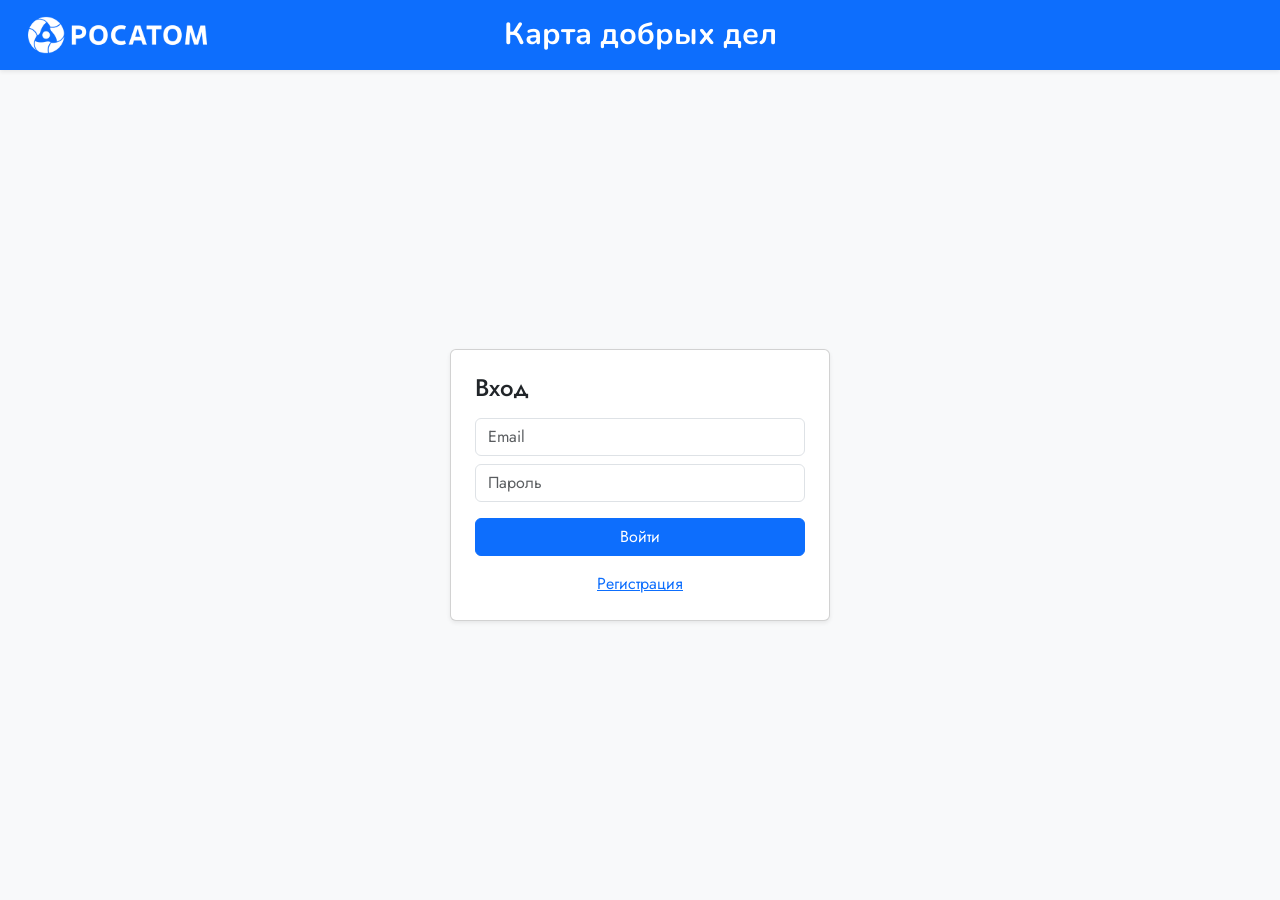
<file: frontend/add_organization.html>
<!doctype html>
<html lang="ru">
<head>
  <meta charset="utf-8" />
  <meta name="viewport" content="width=device-width, initial-scale=1" />
  <title>Добавить НКО — Карта добрых дел</title>
  <link href="https://cdn.jsdelivr.net/npm/bootstrap@5.3.2/dist/css/bootstrap.min.css" rel="stylesheet">

  <link rel="preconnect" href="https://fonts.googleapis.com">
  <link rel="preconnect" href="https://fonts.gstatic.com" crossorigin>
  <link href="https://fonts.googleapis.com/css2?family=Jost:ital,wght@0,100..900;1,100..900&family=Nunito:ital,wght@0,200..1000;1,200..1000&family=Roboto+Slab:wght@100..900&display=swap" rel="stylesheet">

  <link rel="stylesheet" href="style.css" />
</head>
<body class="bg-light">
  <nav class="navbar navbar-dark bg-primary shadow-sm">
    <div class="container">
      <a class="navbar-brand d-flex align-items-center gap-2" href="index.html">
        <img src="assets/logo_rosatom_hor_white.png" alt="logo" class="logo-img">
        <span class="mapKind">← Назад к карте</span>
      </a>
    </div>
  </nav>

  <div class="container my-4">
    <div class="row justify-content-center">
      <div class="col-lg-8">
        <div class="card shadow-sm">
          <div class="card-header">
            <h4 class="mb-0">Добавить новую организацию</h4>
          </div>
          <div class="card-body">
            <form id="add-org-form">
              <div class="row g-3">
                <div class="col-md-6">
                  <label class="form-label">Название организации *</label>
                  <input id="org-name" class="form-control" required />
                </div>
                <div class="col-md-6">
                  <label class="form-label">Категория *</label>
                  <select id="org-category" class="form-select" required>
                    <option value="">Выберите категорию</option>
                    <option value="Социальная помощь">Социальная помощь</option>
                    <option value="Экология">Экология</option>
                    <option value="Культура">Культура</option>
                    <option value="Медицина">Медицина</option>
                    <option value="Образование">Образование</option>
                    <option value="Спорт">Спорт</option>
                    <option value="Животные">Помощь животным</option>
                    <option value="Другое">Другое</option>
                  </select>
                </div>
                
                <div class="col-12">
                  <label class="form-label">Краткое описание деятельности *</label>
                  <textarea id="org-description" class="form-control" rows="3" 
                            placeholder="2-3 предложения о деятельности организации и возможностях для волонтеров" 
                            required></textarea>
                </div>
                
                <div class="col-md-6">
                  <label class="form-label">Город *</label>
                  <select id="org-city" class="form-select" required>
                    <option value="">Выберите город</option>
                  </select>
                </div>
                
                <div class="col-md-6">
                  <label class="form-label">Контактный телефон</label>
                  <input id="org-phone" class="form-control" type="tel" />
                </div>
                
                <div class="col-12">
                  <label class="form-label">Адрес</label>
                  <input id="org-address" class="form-control" placeholder="Улица, дом" />
                </div>
                
                <div class="col-md-6">
                  <label class="form-label">Сайт</label>
                  <input id="org-website" class="form-control" type="url" placeholder="https://..." />
                </div>
                
                <div class="col-md-6">
                  <label class="form-label">Социальные сети</label>
                  <input id="org-social" class="form-control" placeholder="Ссылки на соцсети" />
                </div>
                
                <div class="col-md-6">
                  <label class="form-label">Широта (координаты)</label>
                  <input id="org-lat" class="form-control" type="number" step="any" />
                </div>
                
                <div class="col-md-6">
                  <label class="form-label">Долгота (координаты)</label>
                  <input id="org-lon" class="form-control" type="number" step="any" />
                </div>
              </div>
              
              <div class="mt-4">
                <div class="form-text">
                  * — обязательные для заполнения поля. После отправки заявка будет проверена модератором.
                </div>
              </div>
            </form>
          </div>
          <div class="card-footer">
            <button id="submit-btn" class="btn btn-primary">Отправить на модерацию</button>
            <a href="index.html" class="btn btn-outline-secondary ms-2">Отмена</a>
          </div>
        </div>
        
        <!-- Блок для отображения существующей организации -->
        <div id="existing-org-alert" class="alert alert-info mt-4" style="display: none;">
          <h5>У вас уже есть организация</h5>
          <p id="existing-org-info"></p>
          <a href="index.html" class="btn btn-outline-primary">Вернуться к карте</a>
        </div>
      </div>
    </div>
  </div>

  <script>
    // Список городов
    const cities = [
      "Ангарск","Байкальск","Балаково","Билибино","Волгодонск","Глазов","Десногорск","Димитровград",
      "Железногорск","ЗАТО Заречный","Заречный","Зеленогорск","Краснокаменск","Курчатов","Лесной","Неман",
      "Нововоронеж","Новоуральск","Обнинск","Озерск","Певек","Полярные Зори","Саров","Северск","Снежинск",
      "Советск","Сосновый Бор","Трехгорный","Удомля","Усолье-Сибирское","Электросталь","Энергодар"
    ];

    // Заполняем список городов
    const citySelect = document.getElementById('org-city');
    cities.forEach(city => {
      const option = document.createElement('option');
      option.value = city;
      option.textContent = city;
      citySelect.appendChild(option);
    });

    // Проверяем авторизацию и существующую организацию
    async function checkAuthAndExistingOrg() {
      const token = localStorage.getItem('jwt_token');
      
      if (!token) {
        // Не авторизован - перенаправляем на регистрацию
        alert('Для добавления организации необходимо войти в систему');
        window.location.href = 'login.html?redirect=add_organization.html';
        return;
      }

      try {
        // Проверяем, есть ли у пользователя уже организация
        const res = await fetch('/api/organizations/my', {
          headers: {
            'Authorization': `Bearer ${token}`
          }
        });

        if (res.ok) {
          const myOrgs = await res.json();
          if (myOrgs.length > 0) {
            // У пользователя уже есть организация
            const existingOrg = myOrgs[0];
            document.getElementById('add-org-form').style.display = 'none';
            document.getElementById('existing-org-alert').style.display = 'block';
            document.getElementById('existing-org-info').textContent = 
              `Название: ${existingOrg.name}, Город: ${existingOrg.city}, Статус: ${existingOrg.approved ? 'Одобрена' : 'На модерации'}`;
            return;
          }
        }
      } catch (error) {
        console.error('Ошибка при проверке организаций:', error);
      }
    }

    // Обработчик отправки формы
    document.getElementById('submit-btn').onclick = async () => {
      const form = document.getElementById('add-org-form');
      if (!form.checkValidity()) {
        form.reportValidity();
        return;
      }

      const token = localStorage.getItem('jwt_token');
      if (!token) {
        alert('Сессия истекла. Пожалуйста, войдите снова.');
        window.location.href = 'login.html';
        return;
      }

      const orgData = {
        name: document.getElementById('org-name').value.trim(),
        category: document.getElementById('org-category').value,
        description: document.getElementById('org-description').value.trim(),
        city: document.getElementById('org-city').value,
        phone: document.getElementById('org-phone').value.trim(),
        address: document.getElementById('org-address').value.trim(),
        website: document.getElementById('org-website').value.trim(),
        social_links: document.getElementById('org-social').value.trim(),
        lat: document.getElementById('org-lat').value ? parseFloat(document.getElementById('org-lat').value) : null,
        lon: document.getElementById('org-lon').value ? parseFloat(document.getElementById('org-lon').value) : null
      };

      try {
        const res = await fetch('/api/organizations/', {
          method: 'POST',
          headers: {
            'Content-Type': 'application/json',
            'Authorization': `Bearer ${token}`
          },
          body: JSON.stringify(orgData)
        });

        const data = await res.json();

        if (res.ok) {
          alert('Организация успешно отправлена на модерацию! Администратор проверит вашу заявку.');
          window.location.href = 'index.html';
        } else {
          alert('Ошибка: ' + (data.error || 'Не удалось отправить заявку'));
        }
      } catch (error) {
        console.error('Ошибка:', error);
        alert('Не удалось отправить заявку. Проверьте подключение к интернету.');
      }
    };

    // Проверяем при загрузке страницы
    checkAuthAndExistingOrg();
  </script>
</body>
</html>
</file>
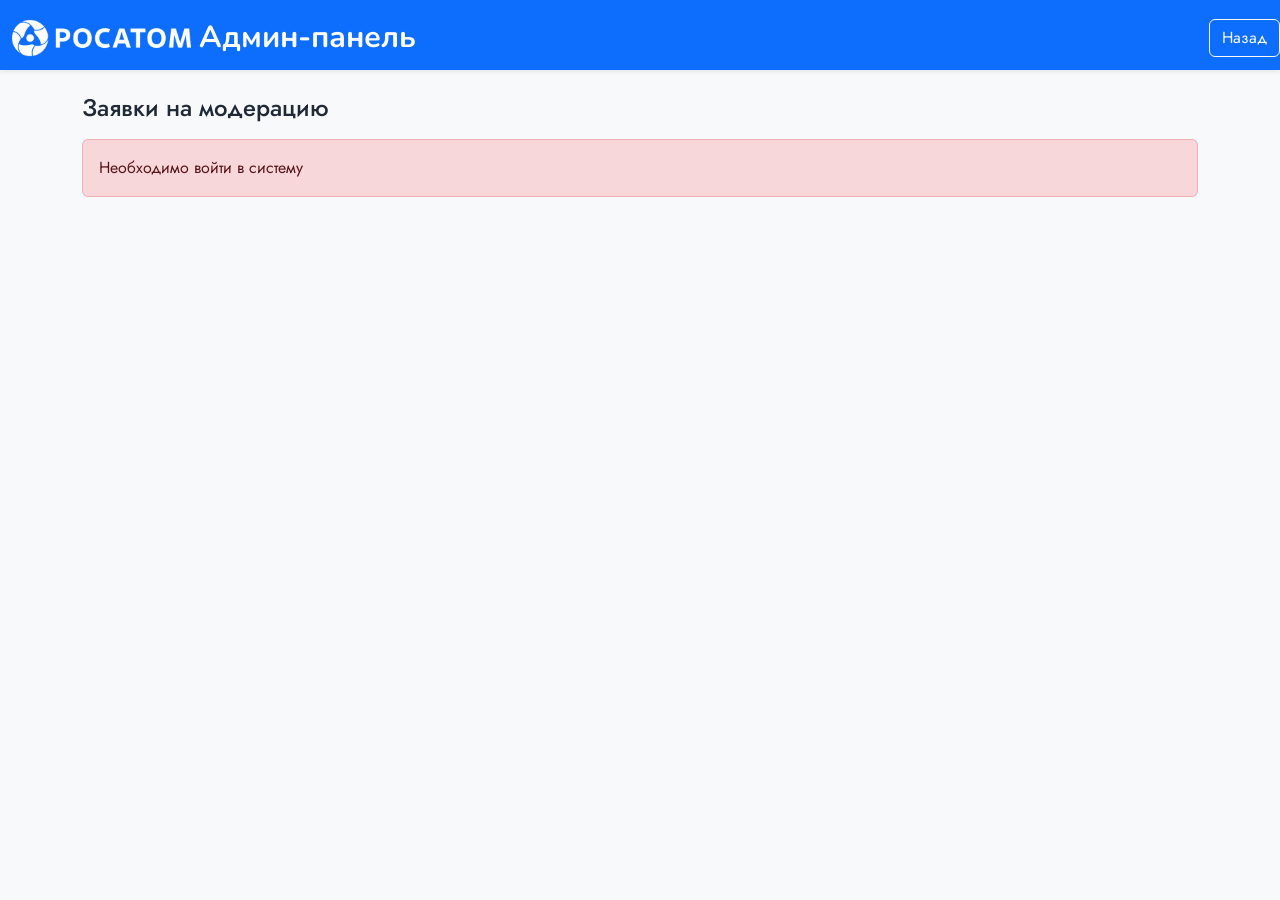
<file: frontend/admin.html>
<!doctype html>
<html lang="ru">
<head>
  <meta charset="utf-8" />
  <meta name="viewport" content="width=device-width, initial-scale=1" />
  <title>Админка</title>
  <link href="https://cdn.jsdelivr.net/npm/bootstrap@5.3.2/dist/css/bootstrap.min.css" rel="stylesheet">

  <link rel="preconnect" href="https://fonts.googleapis.com">
  <link rel="preconnect" href="https://fonts.gstatic.com" crossorigin>
  <link href="https://fonts.googleapis.com/css2?family=Jost:ital,wght@0,100..900;1,100..900&family=Nunito:ital,wght@0,200..1000;1,200..1000&family=Roboto+Slab:wght@100..900&display=swap" rel="stylesheet">

  <link rel="stylesheet" href="style.css" />
</head>
<body class="bg-light">
  <nav class="navbar navbar-dark bg-primary shadow-sm">
    <div class="container">
      <a class="navbar-brand d-flex align-items-center gap-2" href="#">
        <img src="assets/logo_rosatom_hor_white.png" alt="logo" class="logo-img">
        <span class="mapKind">Админ-панель</span>
      </a>
      <a class="btn btn-outline-light" href="index.html">Назад</a>
    </div>
  </nav>

  <div class="container my-4">
    <h4>Заявки на модерацию</h4>
    <div id="pending-list" class="mt-3"></div>
  </div>

<script>
// Функция для получения токена
function getToken() {
    return localStorage.getItem('jwt_token');
}

// Функция для авторизованных запросов
async function authFetch(url, options = {}) {
    const token = getToken();
    if (token) {
        options.headers = {
            ...options.headers,
            'Authorization': `Bearer ${token}`
        };
    }
    return await fetch(url, options);
}

async function loadPending(){
  try {
    const res = await authFetch('/api/admin/pending');
    if (res.status === 401) {
      document.getElementById('pending-list').innerHTML = '<div class="alert alert-danger">Необходима авторизация администратора</div>';
      return;
    }
    if (res.status === 403) {
      document.getElementById('pending-list').innerHTML = '<div class="alert alert-danger">Доступ запрещен. Только для администраторов</div>';
      return;
    }
    
    const list = await res.json();
    const box = document.getElementById('pending-list');
    if(!list.length){ 
      box.innerHTML = '<div class="alert alert-info">Нет новых заявок</div>'; 
      return; 
    }
    box.innerHTML = '';
    list.forEach(o => {
      const el = document.createElement('div');
      el.className = 'card mb-3 p-3';
      el.innerHTML = `
        <h5>${o.name}</h5>
        <div class="text-muted">${o.city} • ${o.category}</div>
        <div class="mt-2"><strong>Описание:</strong> ${o.description}</div>
        ${o.phone ? `<div><strong>Телефон:</strong> ${o.phone}</div>` : ''}
        ${o.address ? `<div><strong>Адрес:</strong> ${o.address}</div>` : ''}
        <div class="small mt-2 text-muted">Добавлено пользователем: ${o.user_email} (${o.user_name || 'без имени'})</div>
        <div class="mt-3">
          <button class="btn btn-success btn-sm me-2" onclick="approve(${o.id})">Одобрить</button>
          <button class="btn btn-danger btn-sm" onclick="reject(${o.id})">Отклонить</button>
        </div>`;
      box.appendChild(el);
    });
  } catch(e){ 
    console.error('Ошибка:', e);
    document.getElementById('pending-list').innerHTML = '<div class="alert alert-warning">Не удалось загрузить данные</div>'; 
  }
}

async function approve(id){
  try {
    await authFetch(`/api/admin/approve/${id}`, {method:'POST'});
    loadPending();
  } catch(e) {
    alert('Ошибка при одобрении');
  }
}

async function reject(id){
  try {
    await authFetch(`/api/admin/reject/${id}`, {method:'POST'});
    loadPending();
  } catch(e) {
    alert('Ошибка при отклонении');
  }
}

// Проверяем авторизацию при загрузке
const token = getToken();
if (!token) {
  document.getElementById('pending-list').innerHTML = '<div class="alert alert-danger">Необходимо войти в систему</div>';
} else {
  loadPending();
}
</script>
</body>
</html>
</file>
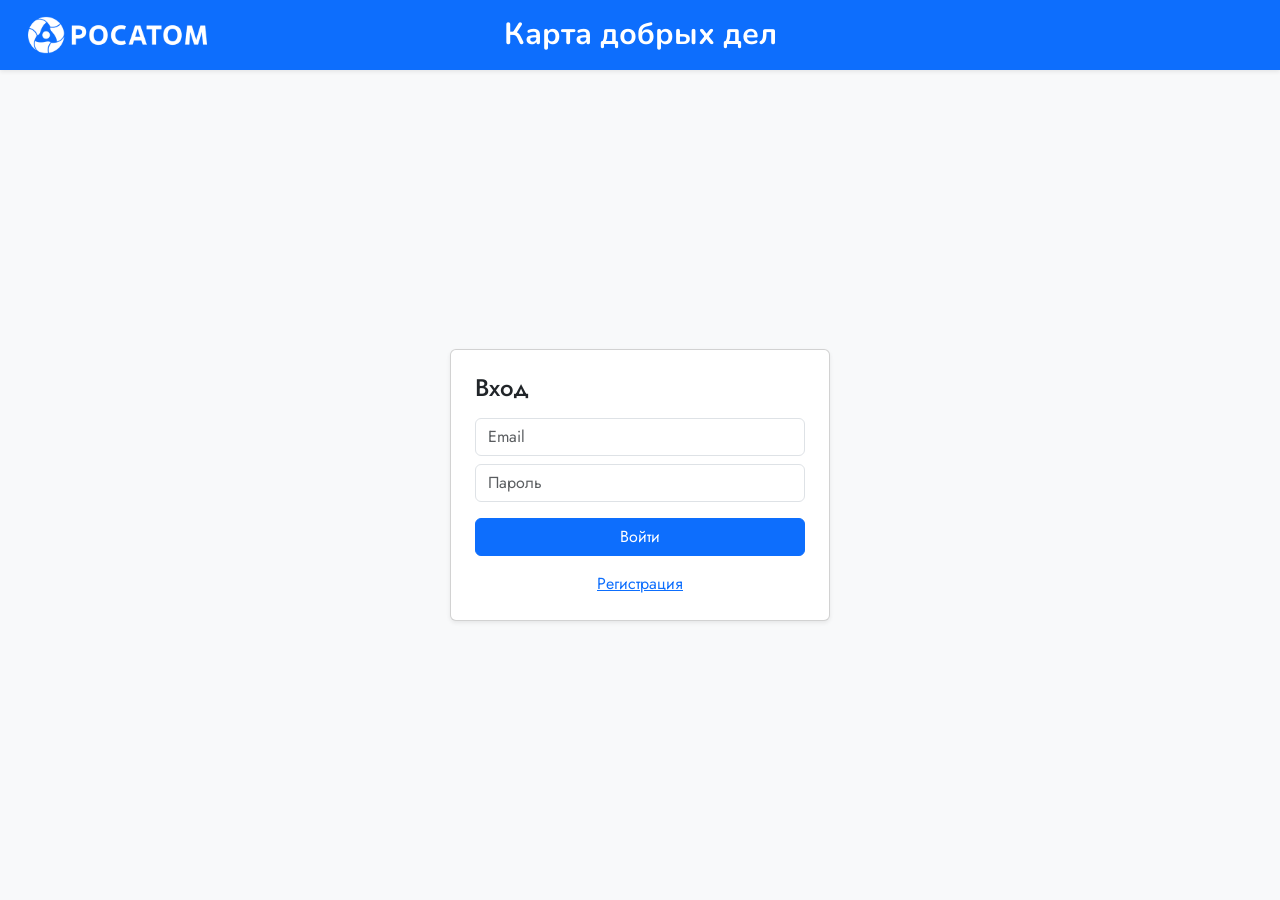
<file: frontend/login.html>
<!doctype html>
<html lang="ru">
<head>
  <meta charset="utf-8" />
  <meta name="viewport" content="width=device-width, initial-scale=1" />
  <title>Вход — Карта добрых дел</title>
  <link href="https://cdn.jsdelivr.net/npm/bootstrap@5.3.2/dist/css/bootstrap.min.css" rel="stylesheet">

  <link rel="preconnect" href="https://fonts.googleapis.com">
  <link rel="preconnect" href="https://fonts.gstatic.com" crossorigin>
  <link href="https://fonts.googleapis.com/css2?family=Jost:ital,wght@0,100..900;1,100..900&family=Nunito:ital,wght@0,200..1000;1,200..1000&family=Roboto+Slab:wght@100..900&display=swap" rel="stylesheet">

  <link rel="stylesheet" href="style.css" />
</head>
<body class="bg-light">

<nav class="navbar navbar-expand-lg navbar-dark bg-primary shadow-sm">
  <div class="container">
    <a class="navbar-brand d-flex align-items-center ms-3" href="index.html">
      <img src="assets/logo_rosatom_hor_white.png" alt="logo" class="logo-img">
    </a>
    <span class="mapKind title-center-page">Карта добрых дел</span>
  </div>
</nav>

<div class="d-flex align-items-center justify-content-center" style="min-height:calc(100vh - 70px);">
  <div class="card p-4 shadow-sm" style="width:380px;">
    <h4 class="mb-3">Вход</h4>
    <input id="auth-email" class="form-control mb-2" placeholder="Email" type="email"/>
    <input id="auth-password" class="form-control mb-3" placeholder="Пароль" type="password"/>
    <div class="d-grid">
      <button id="auth-submit" class="btn btn-primary">Войти</button>
    </div>
    <div class="mt-3 text-center">
      <a href="register.html">Регистрация</a>
    </div>
  </div>
</div>

<script src="https://cdn.jsdelivr.net/npm/bootstrap@5.3.2/dist/js/bootstrap.bundle.min.js"></script>
<script>
document.getElementById('auth-submit').onclick = async () => {
  const email = document.getElementById('auth-email').value.trim();
  const password = document.getElementById('auth-password').value.trim();
  if(!email || !password){ alert('Введите email и пароль'); return; }
  try {
    const res = await fetch('/api/auth/login', {
      method: 'POST',
      headers: {'Content-Type':'application/json'},
      body: JSON.stringify({email, password})
    });
    const data = await res.json();
    if(res.ok){ 
      localStorage.setItem('jwt_token', data.token);
      localStorage.setItem('user', JSON.stringify(data.user));
  
  // Проверяем параметр redirect в URL
  const urlParams = new URLSearchParams(window.location.search);
  const redirect = urlParams.get('redirect');
  
  if (redirect) {
    window.location.href = redirect;
  } else if (data.user && data.user.is_admin) {
    // Если пользователь админ - перенаправляем в админку
    alert('Вход успешен (Администратор)'); 
    window.location.href = 'admin.html'; 
  } else {
    alert('Вход успешен'); 
    window.location.href = 'index.html'; 
  }
  }
    else alert(data.error || 'Ошибка входа');
  } catch(e){ alert('Не удалось связаться с сервером'); }
};
</script>
</body>
</html>
</file>
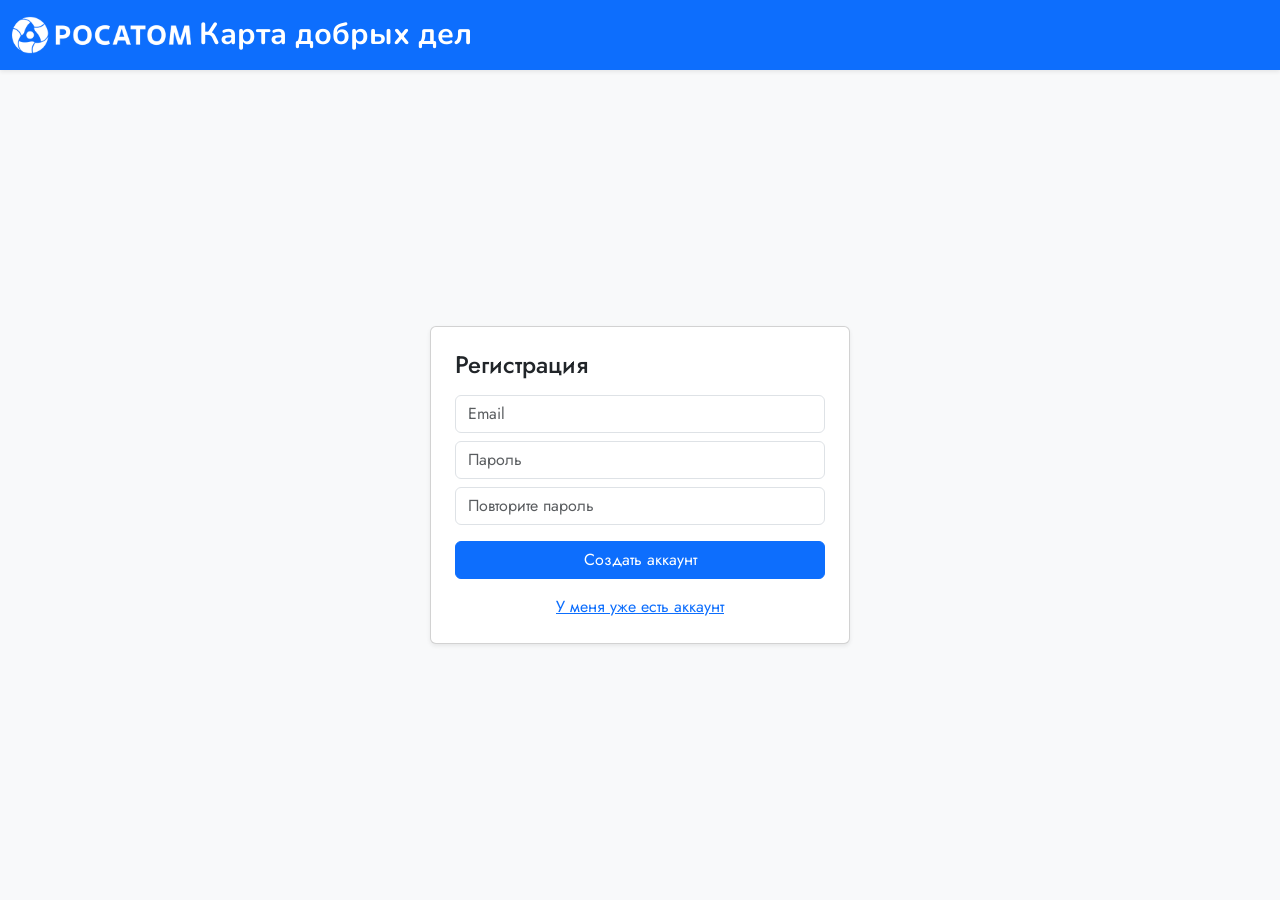
<file: frontend/register.html>
<!doctype html>
<html lang="ru">
<head>
  <meta charset="utf-8" />
  <meta name="viewport" content="width=device-width, initial-scale=1" />
  <title>Регистрация — Карта добрых дел</title>
  <link href="https://cdn.jsdelivr.net/npm/bootstrap@5.3.2/dist/css/bootstrap.min.css" rel="stylesheet">

  <link rel="preconnect" href="https://fonts.googleapis.com">
  <link rel="preconnect" href="https://fonts.gstatic.com" crossorigin>
  <link href="https://fonts.googleapis.com/css2?family=Jost:ital,wght@0,100..900;1,100..900&family=Nunito:ital,wght@0,200..1000;1,200..1000&family=Roboto+Slab:wght@100..900&display=swap" rel="stylesheet">

  <link rel="stylesheet" href="style.css" />
</head>
<body class="bg-light">

<nav class="navbar navbar-expand-lg navbar-dark bg-primary shadow-sm">
  <div class="container">
    <a class="navbar-brand d-flex align-items-center gap-2" href="index.html">
      <img src="assets/logo_rosatom_hor_white.png" alt="logo" class="logo-img">
      <span class="mapKind">Карта добрых дел</span>
    </a>
  </div>
</nav>

<div class="d-flex align-items-center justify-content-center" style="min-height:calc(100vh - 70px);">
  <div class="card p-4 shadow-sm" style="width:420px;">
    <h4 class="mb-3">Регистрация</h4>
    <input id="reg-email" class="form-control mb-2" placeholder="Email" type="email"/>
    <input id="reg-password" class="form-control mb-2" placeholder="Пароль" type="password"/>
    <input id="reg-password2" class="form-control mb-3" placeholder="Повторите пароль" type="password"/>
    <div class="d-grid">
      <button id="reg-submit" class="btn btn-primary">Создать аккаунт</button>
    </div>
    <div class="mt-3 text-center">
      <a href="login.html">У меня уже есть аккаунт</a>
    </div>
  </div>
</div>

<script>
document.getElementById('reg-submit').onclick = async () => {
  const email = document.getElementById('reg-email').value.trim();
  const pass = document.getElementById('reg-password').value.trim();
  const pass2 = document.getElementById('reg-password2').value.trim();
  if(!email || !pass){ alert('Заполните email и пароль'); return; }
  if(pass !== pass2){ alert('Пароли не совпадают'); return; }
  try {
    const res = await fetch('/api/auth/register', {
      method:'POST', 
      headers:{'Content-Type':'application/json'}, 
      body: JSON.stringify({email, password: pass})
    });
    const data = await res.json();
    if(res.ok){ 
      alert('Регистрация успешна'); 
      window.location.href='login.html'; 
    }
    else alert(data.error || 'Ошибка регистрации');
  } catch(e){ alert('Не удалось связаться с сервером'); }
};
</script>
</body>
</html>
</file>
<file: frontend/style.css>
:root {
  --primary: #193b99; 
  --accent: #3c62de;
  --bg: #f5f8fb;
  --text: #1f2937;
  --muted: #6b7280;
}


body {
  font-family: "Jost", sans-serif;
  background: var(--bg);
  color: var(--text);
  margin: 0;

  height: 100%;
  margin: 0;
  overflow: hidden; /* запретить прокрутку всей страницы */
}

/* 3) Высота основного контента: весь экран минус navbar */
.content-wrapper {
  height: calc(100vh - 64px); /* 64px — должна совпадать с .navbar */
  margin: 0; /* избавляемся от my-4 */
  padding-top: 1rem;  /* при необходимости */
  padding-bottom: 1rem;
  display: block;
}

/* 4) Заставляем row и колонки занимать всю доступную высоту */
.row.full-height {
  height: 100%;
}

/* Колонки */
.row.full-height > aside,
.row.full-height > main {
  height: 100%;
}

/* 5) Карточки внутри колонок растягиваем по высоте,
   чтобы aside и main выглядели как единое полотно */
aside .card,
main .card {
  height: 100%;
  display: flex;
  flex-direction: column;
}

/* 6) Разрешаем внутреннюю прокрутку колонок (если нужно),
      но не прокрутку всей страницы */
aside, main {
  overflow: hidden; /* по умолчанию не прокручиваем */
}
aside .card-body,
main .card { 
  overflow: auto; /* содержимое карточек прокручивается внутри карточки */
}

aside .card-body {
    display: flex;
    flex-direction: column;
    height: 100%;         /* обязательно */
}

aside .card-body .d-grid {
    margin-top: auto;     /* прижать к низу */
}

/* 7) Для карты: пусть занимает всю высоту main .card */
main .card #map {
  height: 100%;
  min-height: 0; /* важно: позволяет гибким контейнерам уменьшать высоту */
}

main .card {
    height: 100%;
    display: flex;
    flex-direction: column;
}

#map {
    flex: 1;
    width: 100%;
    min-height: 0; /* важно для корректного сжатия в flex-контейнере */
}

.row.full-height {
    height: 100%;
}

main {
    height: 100%;
    overflow: hidden; /* карта не вылезает */
    width: 100%;
}

main .card {
    height: 100%;
    display: flex;
    flex-direction: column;
}

#map {
    flex: 1;
    width: 100%;
    min-height: 0;
}

.navbar {
    height: 70px;
}

/* тот же бокс, что у .content-wrapper.container ниже — чтобы шапка была
   выровнена по тем же левому/правому краям, что и сайдбар/карта */
.navbar > .container {
  max-width: 100%;
  padding-right: 0 !important;
  height: 100%;
  position: relative;
}

.navbar-brand {
    height: 60px;
}

.mapKind {
  font-family: "Nunito", sans-serif;   /* применяем Nunito */
  font-weight: 700;
  font-size: 1.9rem;
  color: #fff;
  white-space: nowrap;
}

/* лого — по центру первой трети контейнера (над сайдбаром);
   height:auto + flex-центрирование, чтобы картинка росла симметрично
   вверх/вниз от середины хедера, а не наезжала на низ базовой линией */
.brand-first-third {
  position: absolute;
  top: 50%;
  left: 16.6667%;
  transform: translate(-50%, -50%);
  height: auto;
  display: flex;
  align-items: center;
}

/* заголовок — по центру main (колонка карты, вторые две трети) */
.title-centered {
  position: absolute;
  top: 50%;
  left: 66.6667%;
  transform: translate(-50%, -50%);
}

/* заголовок — по центру всей шапки (страницы без сайдбара/карты) */
.title-center-page {
  position: absolute;
  top: 50%;
  left: 50%;
  transform: translate(-50%, -50%);
}

.logo-img {
  height: 112px;
  width: auto;
  object-fit: contain;
}

.brand-title {
  font-size: 2rem;
  font-weight: 700;
  color: #fff;
  letter-spacing: 1px;
  text-shadow: 1px 1px 3px rgba(0,0,0,0.25);
}

.content-wrapper.container {
  max-width: 100%;
  padding-right: 0 !important;
}

/* дополнительно убедиться, что main/card не добавляют отступы */
.content-wrapper .row,
.content-wrapper main,
.content-wrapper main .card {
  margin-right: 0;
  padding-right: 5px;
}

.map {
  width: 100%;
  height: 70vh;
  min-height: 360px;
  border-radius: 14px;
  box-shadow: 0 4px 12px rgba(0,0,0,0.05);
}


.category-chip {
  background: #eef7ff;
  border-radius: 999px;
  padding: 6px 12px;
  font-size: 13px;
  cursor: pointer;
  border: 1px solid rgba(0,0,0,0.05);
  transition: 0.2s;
}

.category-chip.active {
  background: var(--primary);
  color: #fff;
}


.list-group .list-group-item {
  cursor: pointer;
  border-radius: 10px;
  margin-bottom: 8px;
  border: 1px solid rgba(0,0,0,0.05);
  transition: 0.2s;
}

.list-group .list-group-item:hover {
  background: #eef5ff;
}
</file>
